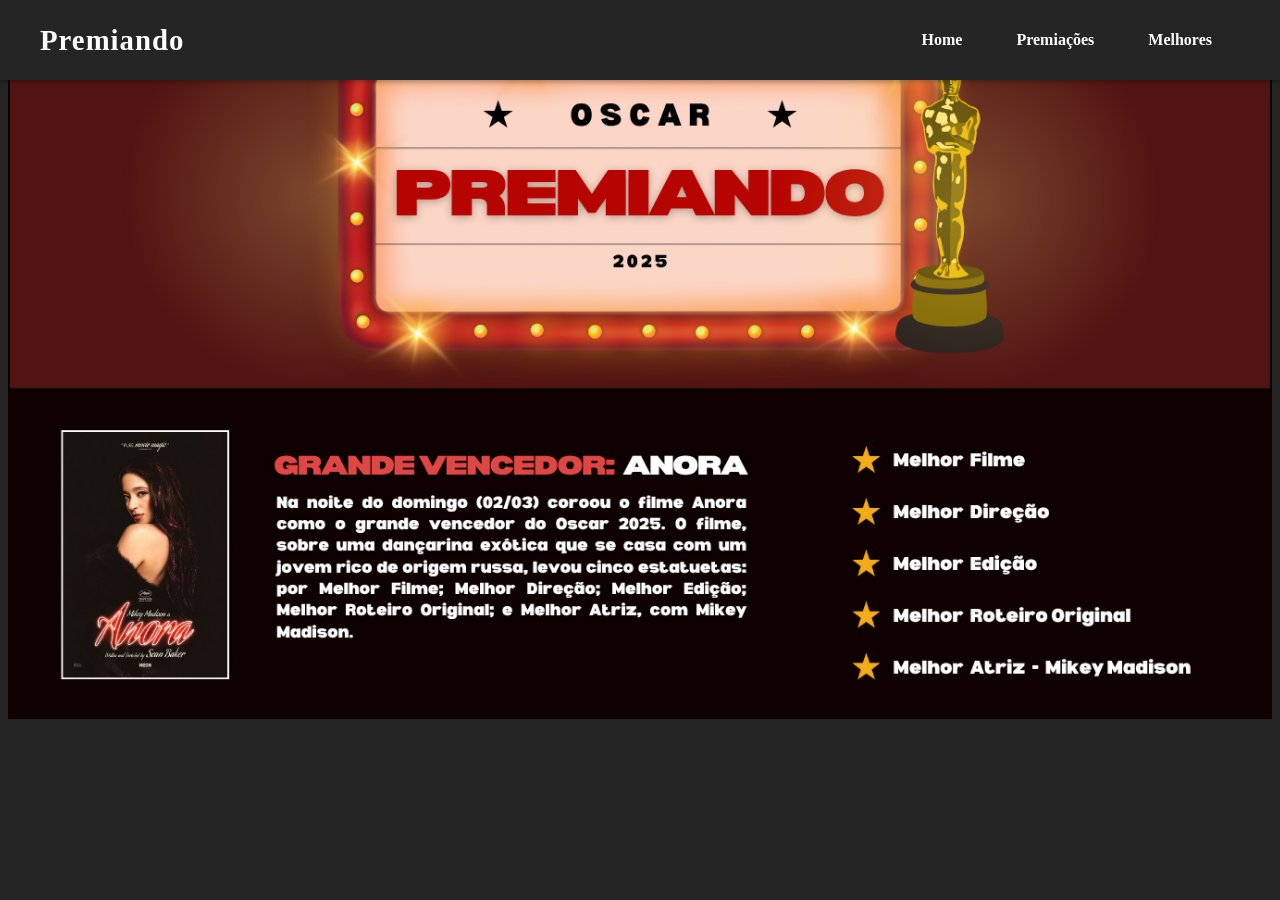
<file: index.html>
<!DOCTYPE html>
<html lang="en">
<head>
    <meta charset="UTF-8">
    <meta name="viewport" content="width=device-width, initial-scale=1.0">
    <title>Premiando</title>
    <link rel="stylesheet" href="style.css">
</head>
<body>
    <header>
        <nav class="navbar">
            <div class="logo">Premiando</div>
            <ul class="nav-links">
                <li><a href="index.html">Home</a></li>
                <li><a href="premiacoes.html">Premiações</a></li>
                <li><a href="melhores.html">Melhores</a></li>
            </ul>
        </nav>
    </header>

    <main>
        <!-- Banner da primeira pagina -->
        <section class="banner">
            <img src="imagens/home.png" alt="BannerPipocaInicio">
        </section>
    </main>
</body>
</html>
</file>
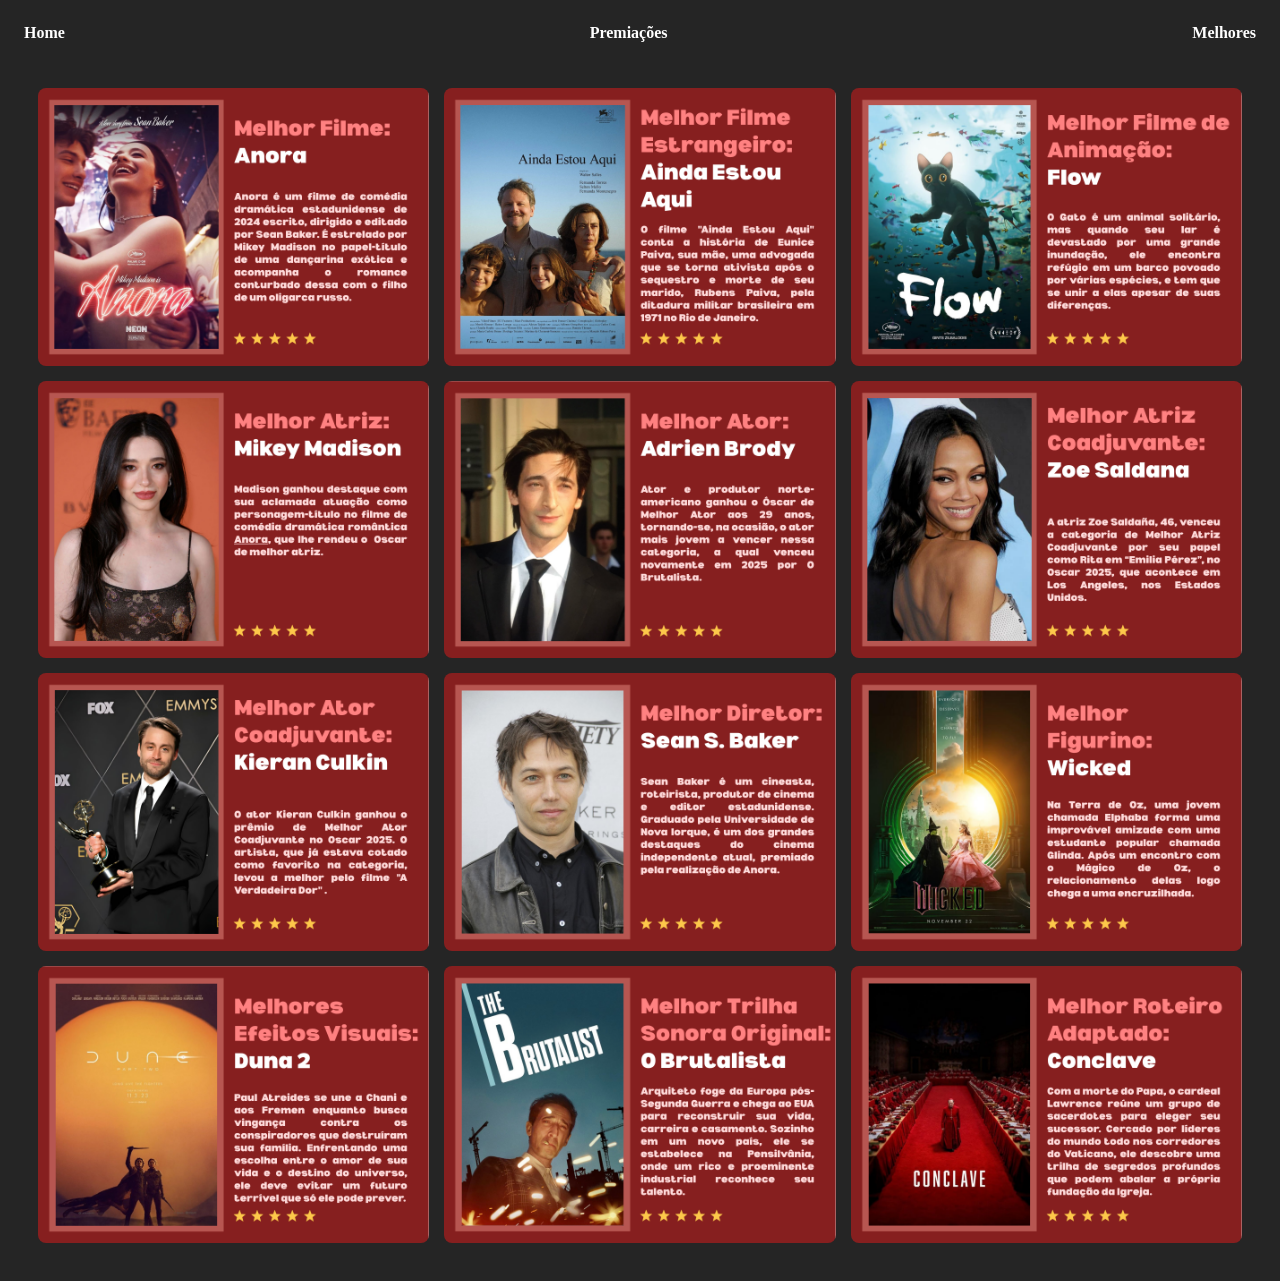
<file: premiacoes.html>
<!DOCTYPE html>
<html lang="en">
<head>
    <meta charset="UTF-8">
    <meta name="viewport" content="width=device-width, initial-scale=1.0">
    <title>Premiações</title>
    <link rel="stylesheet" href="style.css">
</head>
<body>
    <nav>
        <ul>
            <li><a href="index.html">Home</a></li>
            <li><a href="premiacoes.html">Premiações</a></li>
            <li><a href="melhores.html">Melhores</a></li>
        </ul>
    </nav>

    <div class="galeria-de-fotos">
 <img src="imagens/image1.png" alt="Anora">
        <img src="imagens/image2.png" alt="Ainda Estou Aqui">
        <img src="imagens/image3.png" alt="Flow">
        <img src="imagens/image4.png" alt="Mikey Madison">
        <img src="imagens/image5.png" alt="Adrien Brody">
        <img src="imagens/image6.png" alt="Zoe Saldana">
        <img src="imagens/image7.png" alt="Kieran Culkin">
        <img src="imagens/image8.png" alt="Sean S. Baker">
        <img src="imagens/image9.png" alt="Wicked">
        <img src="imagens/image10.png" alt="Duna 2">
        <img src="imagens/image11.png" alt="Brutalista">
        <img src="imagens/image12.png" alt="Conclave">
    </div>
</body>
</html>
</file>
<file: style.css>
html {
    background-color: rgb(37, 37, 37);
}

/* Menu moderno */
header {
    width: 100%;
    position: fixed;
    top: 0;
    left: 0;
    background-color: rgb(37, 37, 37);
    color: #fff;
    z-index: 1000;
    box-shadow: 0 2px 5px rgba(0,0,0,0.3);
}

.navbar {
    max-width: 1200px;
    margin: auto;
    display: flex;
    justify-content: space-between;
    align-items: center;
    padding: 15px 20px;
}

.logo {
    font-size: 1.8em;
    font-weight: bold;
    letter-spacing: 1px;
    color: #fff;
}

.nav-links {
    list-style: none;
    display: flex;
    gap: 30px;
}

.nav-links li a {
    text-decoration: none;
    color: #fff;
    font-weight: bold;
    padding: 8px 12px;
    border-radius: 4px;
    transition: background 0.3s, color 0.3s;
}

.nav-links li a:hover {
    background-color: #ff6347; /* destaque ao passar o mouse */
    color: #fff;
}

/* Responsividade simples */
@media (max-width: 600px) {
    .nav-links {
        gap: 15px;
    }
}

/*nav bar*/
ul {
    display: flex;
    justify-content: space-between;
    gap: 40px;
    list-style-type: none;
    padding: 16px;
    margin: 0;
}
/*nav bar cor e estilo*/
nav {
    background-color: rgb(37, 37, 37);
}
nav ul li a {
    color: white;
    text-decoration: none;
    font-weight: bold;
}
nav ul li a:hover {
    color: white;
}

/*ajeitar banner*/ 
img {
    width: 100%;
    height: 30%;
    object-fit: contain;
    display: block;
}

/*premiacoes*/

div {
    display: flex;
    justify-content: center;
  }
  
  .galeria-de-fotos {
    display: grid;
    grid-template-columns: repeat(3, 1fr);
    justify-content: space-between;
    gap: 15px; 
    padding: 30px;
    max-width: 2000px;
    justify-items: center; 
  }
  
  .galeria-de-fotos img {
    width: 100%; 
    height: auto; 
    display: block; 
    border-radius: 8px; 
  }
  

  @media (max-width: 900px) {
    .galeria-de-fotos {
      grid-template-columns: repeat(2, 1fr);
    }
  }
  
  @media (max-width: 600px) {
    .galeria-de-fotos {
      grid-template-columns: 1fr;
    }
  }
</file>
